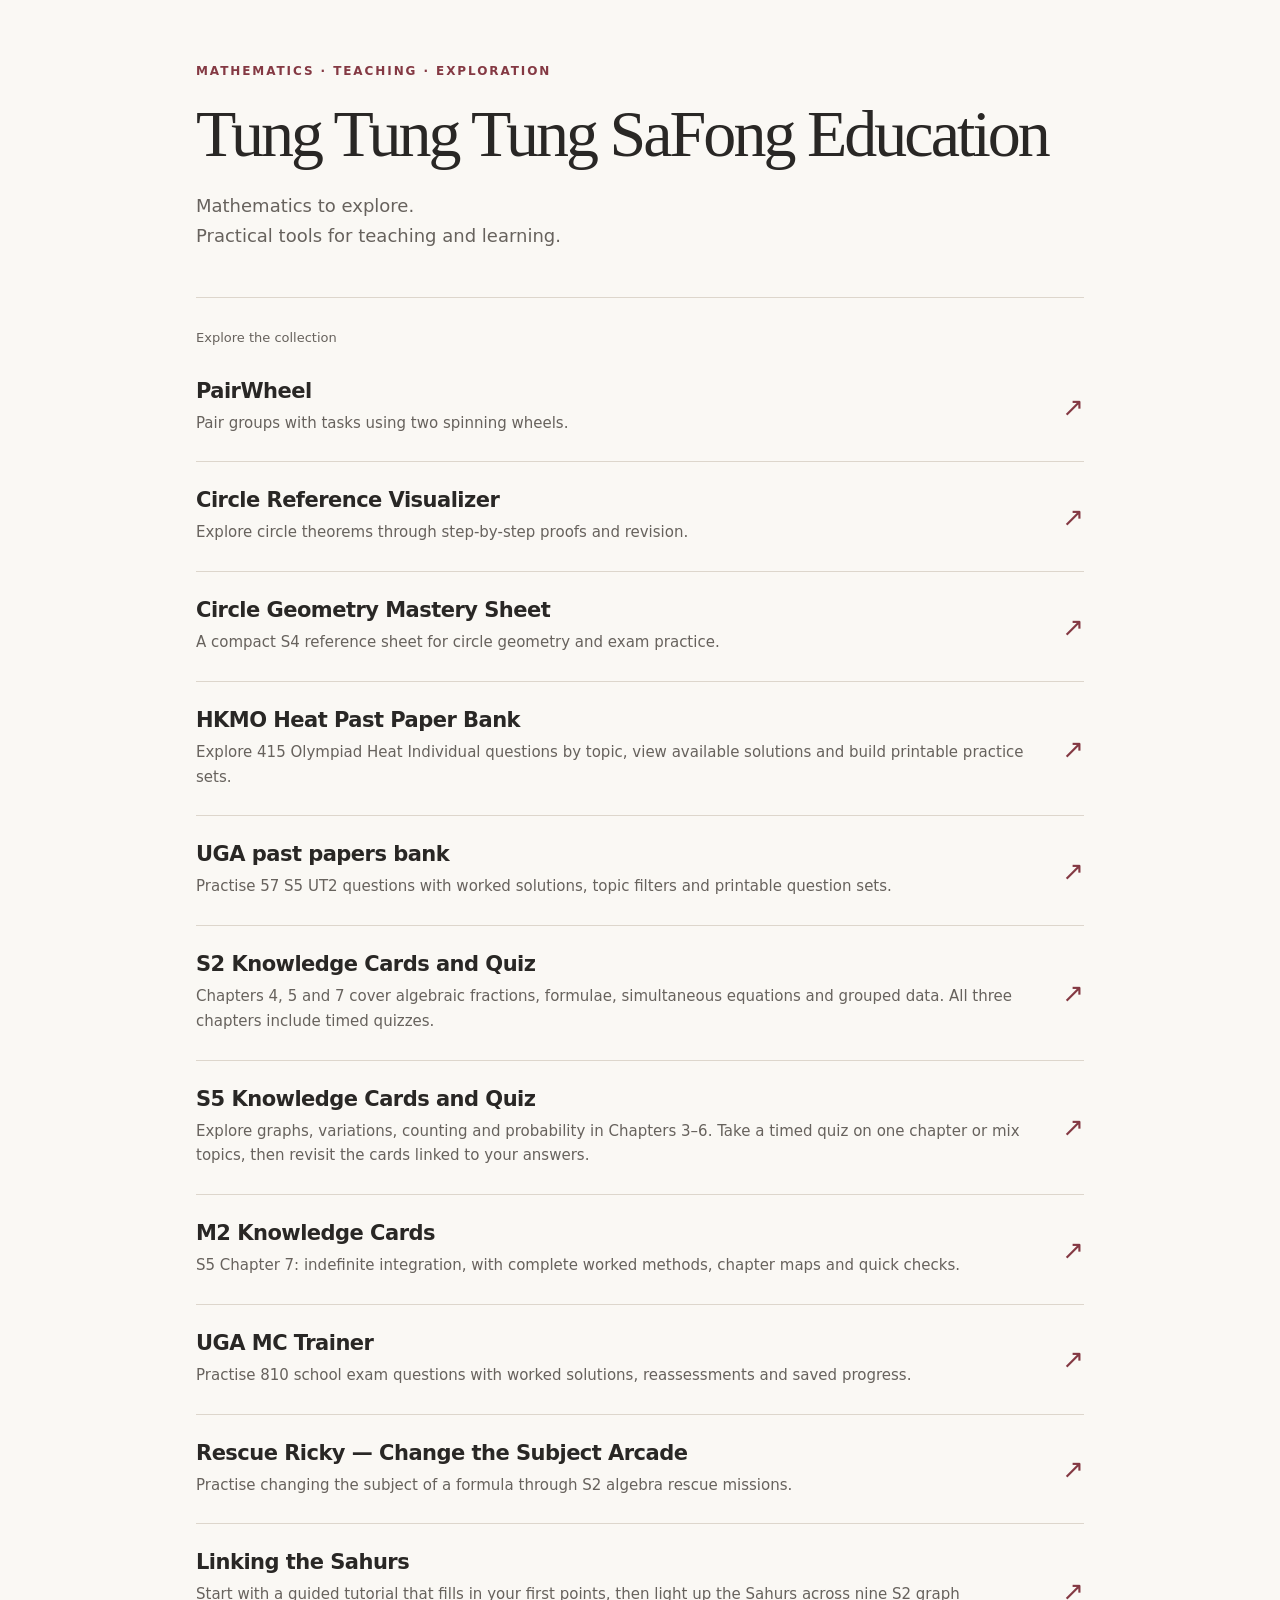
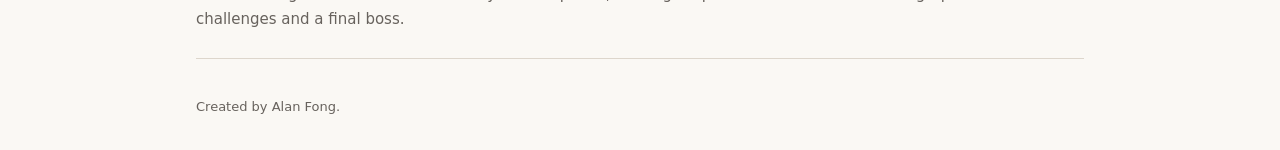
<file: docs/index.html>
<!doctype html>
<html lang="en"><head><meta charset="utf-8"><meta name="viewport" content="width=device-width, initial-scale=1">
<title>Tung Tung Tung SaFong Education</title><meta name="description" content="Mathematics explorations and practical tools for teaching and learning by Alan Fong.">
<link rel="icon" href="data:,">
<style>
:root{color-scheme:light;--paper:#faf8f4;--ink:#292725;--muted:#67625d;--accent:#843943;--line:#ddd6cc}
*{box-sizing:border-box}body{margin:0;background:var(--paper);color:var(--ink);font-family:system-ui,-apple-system,BlinkMacSystemFont,"Segoe UI",sans-serif}
main{max-width:960px;margin:auto;padding:64px 36px 36px}header{padding-bottom:46px;border-bottom:1px solid var(--line)}
.eyebrow{font-size:12px;letter-spacing:.16em;text-transform:uppercase;color:var(--accent);font-weight:650;margin:0 0 20px}
h1{font-family:Georgia,"Times New Roman",serif;font-weight:400;font-size:clamp(40px,6.5vw,66px);letter-spacing:-.045em;line-height:1.08;margin:0 0 22px}
.intro{font-size:18px;line-height:1.65;max-width:580px;color:var(--muted);margin:0}.section-label{font-size:13px;color:var(--muted);margin:32px 0 8px}
.project{display:flex;justify-content:space-between;align-items:center;gap:24px;text-decoration:none;color:inherit;padding:26px 0;border-bottom:1px solid var(--line)}
.project h2{font-size:21px;letter-spacing:-.025em;font-weight:600;margin:0 0 8px}.project p{font-size:15px;line-height:1.65;color:var(--muted);margin:0}.project span{font-size:26px;color:var(--accent);transition:transform .15s}
.project:hover h2{color:var(--accent)}.project:hover span{transform:translate(2px,-2px)}.project:focus-visible{outline:3px solid var(--accent);outline-offset:6px;border-radius:2px}
footer{margin-top:40px;font-size:13px;color:var(--muted)}@media(max-width:600px){main{padding:38px 22px 28px}header{padding-bottom:32px}.intro{font-size:16px}.project{padding:24px 0}.project h2{font-size:19px}}
@media(prefers-reduced-motion:reduce){.project span{transition:none}}
</style></head><body><main><header><p class="eyebrow">Mathematics · Teaching · Exploration</p><h1>Tung Tung Tung SaFong Education</h1><p class="intro">Mathematics to explore.<br>Practical tools for teaching and learning.</p></header><section aria-label="Learning tools"><p class="section-label">Explore the collection</p>
<a class="project" href="./pairwheel/"><div><h2>PairWheel</h2><p>Pair groups with tasks using two spinning wheels.</p></div><span aria-hidden="true">↗</span></a>
<a class="project" href="./circle-visualizer/"><div><h2>Circle Reference Visualizer</h2><p>Explore circle theorems through step-by-step proofs and revision.</p></div><span aria-hidden="true">↗</span></a>
<a class="project" href="./circle-mastery/"><div><h2>Circle Geometry Mastery Sheet</h2><p>A compact S4 reference sheet for circle geometry and exam practice.</p></div><span aria-hidden="true">↗</span></a>
<a class="project" href="./hkmo-paper-bank/"><div><h2>HKMO Heat Past Paper Bank</h2><p>Explore 415 Olympiad Heat Individual questions by topic, view available solutions and build printable practice sets.</p></div><span aria-hidden="true">↗</span></a>
<a class="project" href="./uga-past-papers-bank/"><div><h2>UGA past papers bank</h2><p>Practise 57 S5 UT2 questions with worked solutions, topic filters and printable question sets.</p></div><span aria-hidden="true">↗</span></a>
<a class="project" href="./s2-knowledge-cards/"><div><h2>S2 Knowledge Cards and Quiz</h2><p>Chapters 4, 5 and 7 cover algebraic fractions, formulae, simultaneous equations and grouped data. All three chapters include timed quizzes.</p></div><span aria-hidden="true">↗</span></a>
<a class="project" href="./knowledge-cards/"><div><h2>S5 Knowledge Cards and Quiz</h2><p>Explore graphs, variations, counting and probability in Chapters 3–6. Take a timed quiz on one chapter or mix topics, then revisit the cards linked to your answers.</p></div><span aria-hidden="true">↗</span></a>
<a class="project" href="./m2-knowledge-cards/"><div><h2>M2 Knowledge Cards</h2><p>S5 Chapter 7: indefinite integration, with complete worked methods, chapter maps and quick checks.</p></div><span aria-hidden="true">↗</span></a>
<a class="project" href="./uga-mc-trainer/"><div><h2>UGA MC Trainer</h2><p>Practise 810 school exam questions with worked solutions, reassessments and saved progress.</p></div><span aria-hidden="true">↗</span></a>
<a class="project" href="./rescue-ricky/"><div><h2>Rescue Ricky — Change the Subject Arcade</h2><p>Practise changing the subject of a formula through S2 algebra rescue missions.</p></div><span aria-hidden="true">↗</span></a>
<a class="project" href="./linking-the-sahurs/"><div><h2>Linking the Sahurs</h2><p>Start with a guided tutorial that fills in your first points, then light up the Sahurs across nine S2 graph challenges and a final boss.</p></div><span aria-hidden="true">↗</span></a>
</section><footer>Created by Alan Fong.</footer></main></body></html>
</file>
